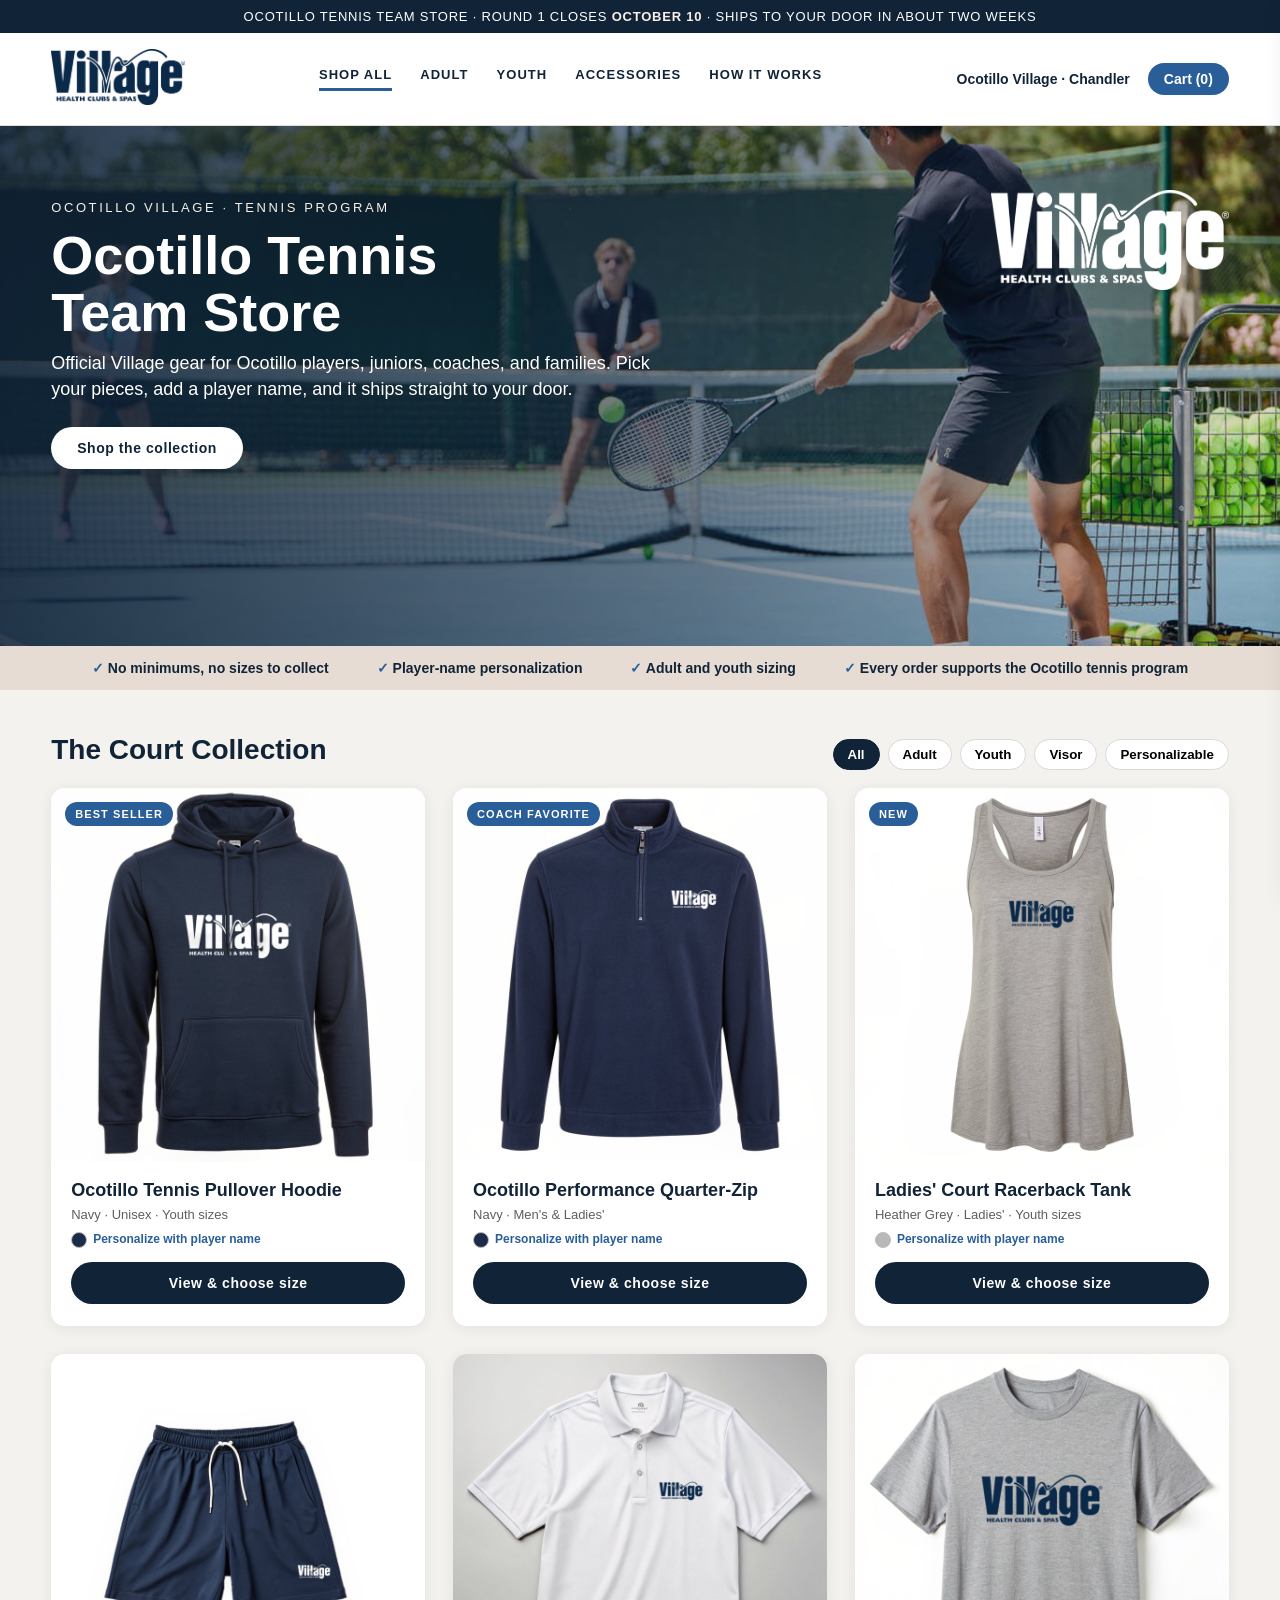
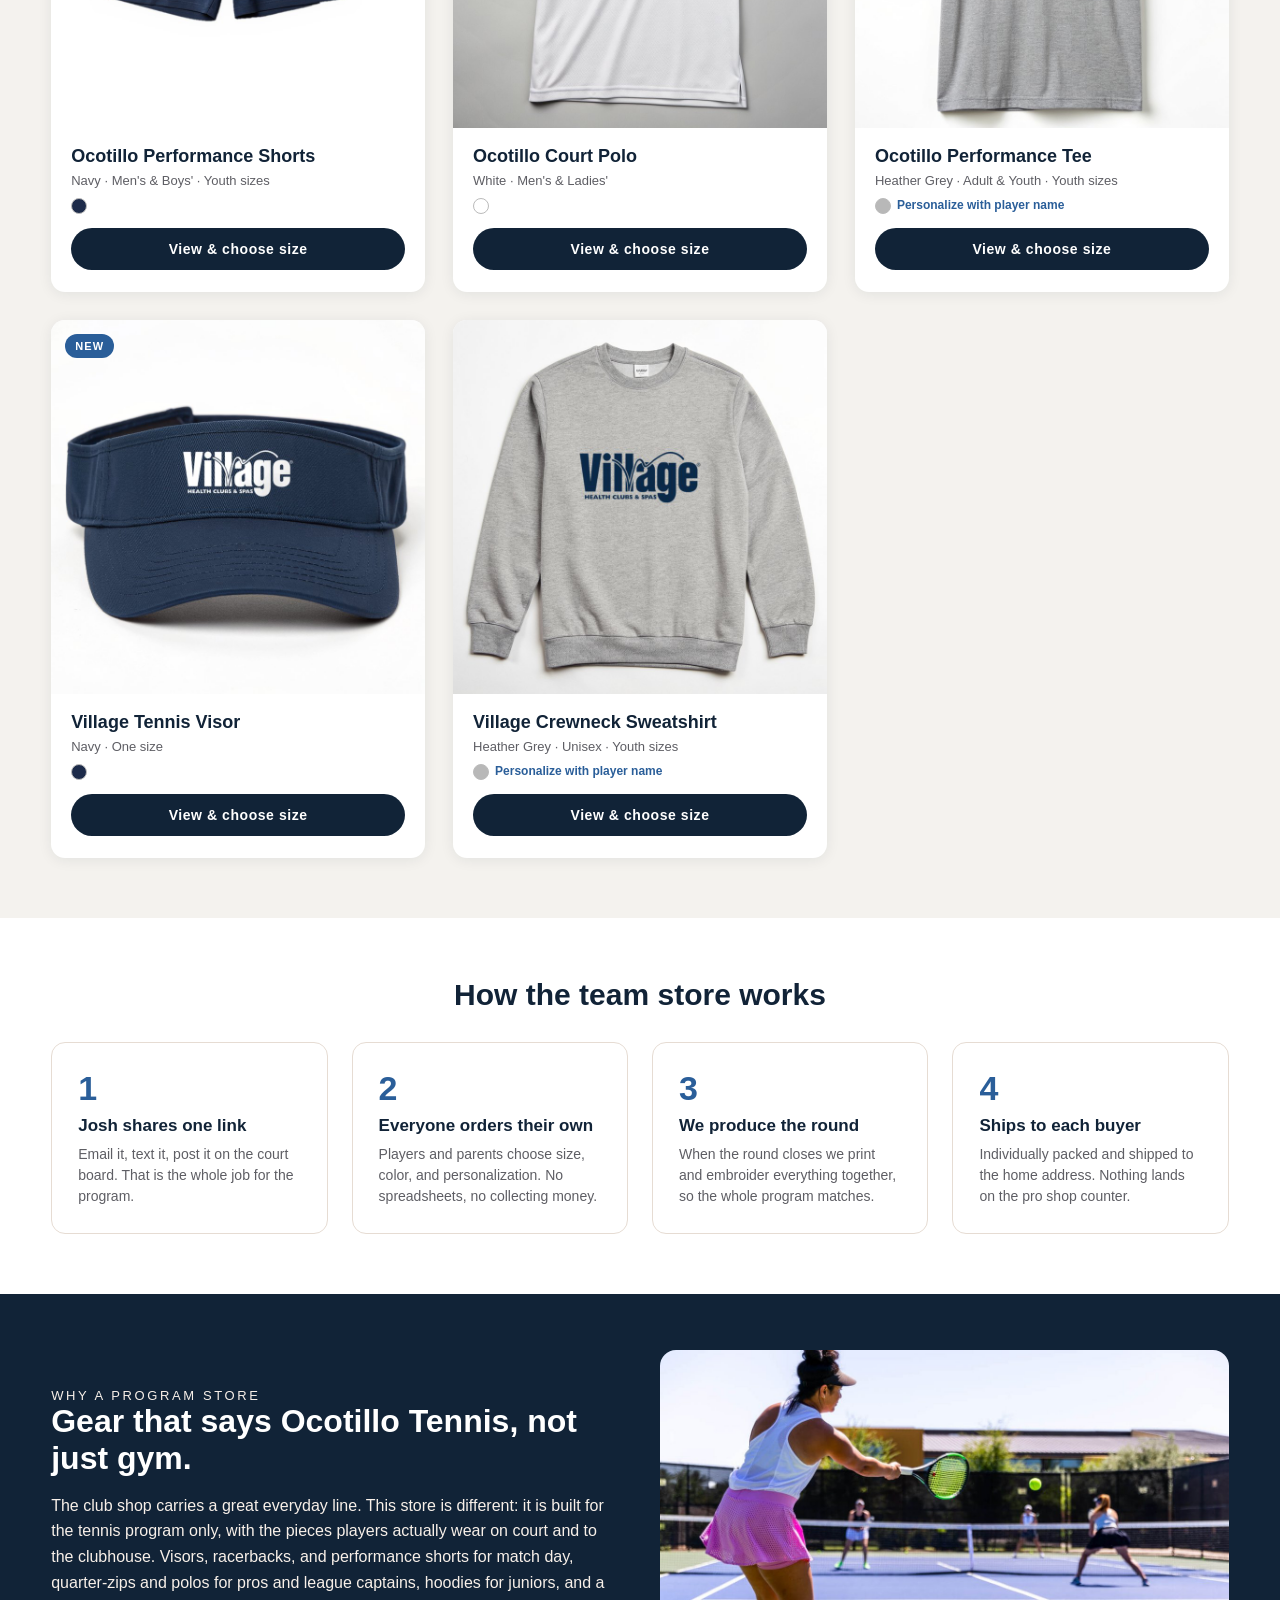
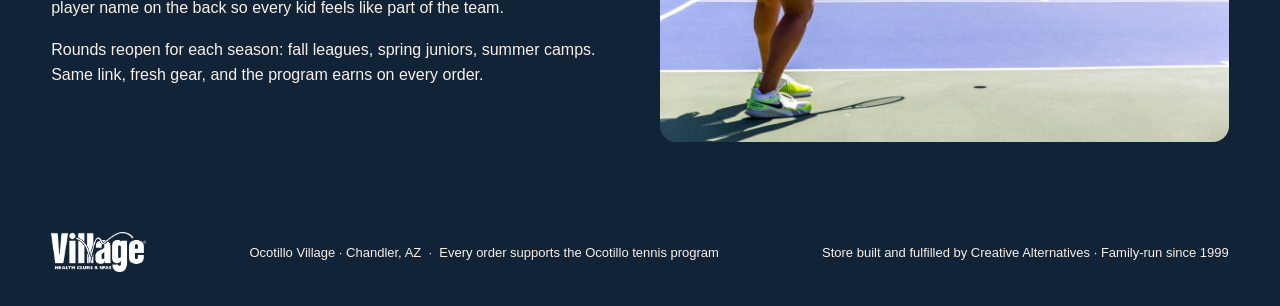
<file: index.html>
<!doctype html><html lang="en"><head><meta charset="utf-8"><meta name="viewport" content="width=device-width,initial-scale=1"><title>Ocotillo Tennis Team Store · Village Health Clubs & Spas</title><link rel="stylesheet" href="store.css?v=7"></head><body>
<section class="hero"><div class="in"><div class="kick">Ocotillo Village · Tennis Program</div><h1>Ocotillo Tennis<br>Team Store</h1>
<p>Official Village gear for Ocotillo players, juniors, coaches, and families. Pick your pieces, add a player name, and it ships straight to your door.</p>
<a class="btn" href="#shop">Shop the collection</a></div><img class="wm" src="assets/logo-white.png" alt=""></section>
<div class="bar"><span>No minimums, no sizes to collect</span><span>Player-name personalization</span><span>Adult and youth sizing</span><span>Every order supports the Ocotillo tennis program</span></div>
<div class="wrap" id="shop"><div class="sect"><h2>The Court Collection</h2><div class="filt" id="filt"><button class="on" data-f="all">All</button><button data-f="adult">Adult</button><button data-f="youth">Youth</button><button data-f="headwear">Visor</button><button data-f="personalize">Personalizable</button></div></div>
<div class="grid" id="grid"></div></div>
<section class="how" id="how"><div class="wrap"><h2>How the team store works</h2><div class="steps">
<div class="step"><b>1</b><h4>Josh shares one link</h4><p>Email it, text it, post it on the court board. That is the whole job for the program.</p></div>
<div class="step"><b>2</b><h4>Everyone orders their own</h4><p>Players and parents choose size, color, and personalization. No spreadsheets, no collecting money.</p></div>
<div class="step"><b>3</b><h4>We produce the round</h4><p>When the round closes we print and embroider everything together, so the whole program matches.</p></div>
<div class="step"><b>4</b><h4>Ships to each buyer</h4><p>Individually packed and shipped to the home address. Nothing lands on the pro shop counter.</p></div>
</div></div></section>
<section class="why"><div class="wrap"><div><div class="kick">Why a program store</div><h2>Gear that says Ocotillo Tennis, not just gym.</h2>
<p>The club shop carries a great everyday line. This store is different: it is built for the tennis program only, with the pieces players actually wear on court and to the clubhouse. Visors, racerbacks, and performance shorts for match day, quarter-zips and polos for pros and league captains, hoodies for juniors, and a player name on the back so every kid feels like part of the team.</p>
<p>Rounds reopen for each season: fall leagues, spring juniors, summer camps. Same link, fresh gear, and the program earns on every order.</p></div><img src="assets/hero2.jpg" alt="Ocotillo tennis"></div></section>
<div class="toast" id="toast"></div>
<script src="store.js?v=7"></script><script>
shell('shop');
function match(p,f){ if(f==="all") return true; if(f==="youth") return p.youth; if(f==="headwear") return p.id==="visor"; if(f==="personalize") return p.personalize; if(f==="adult") return p.id!=="visor"; return true; }
function draw(f){ document.getElementById("grid").innerHTML = PRODUCTS.filter(p=>match(p,f)).map(card).join(""); document.querySelectorAll("#filt button").forEach(b=>b.classList.toggle("on",b.dataset.f===f)); }
document.querySelectorAll("#filt button").forEach(b=>b.onclick=()=>draw(b.dataset.f));
document.querySelectorAll("nav a[data-f]").forEach(a=>a.onclick=()=>draw(a.dataset.f));
draw("all");
</script></body></html>
</file>
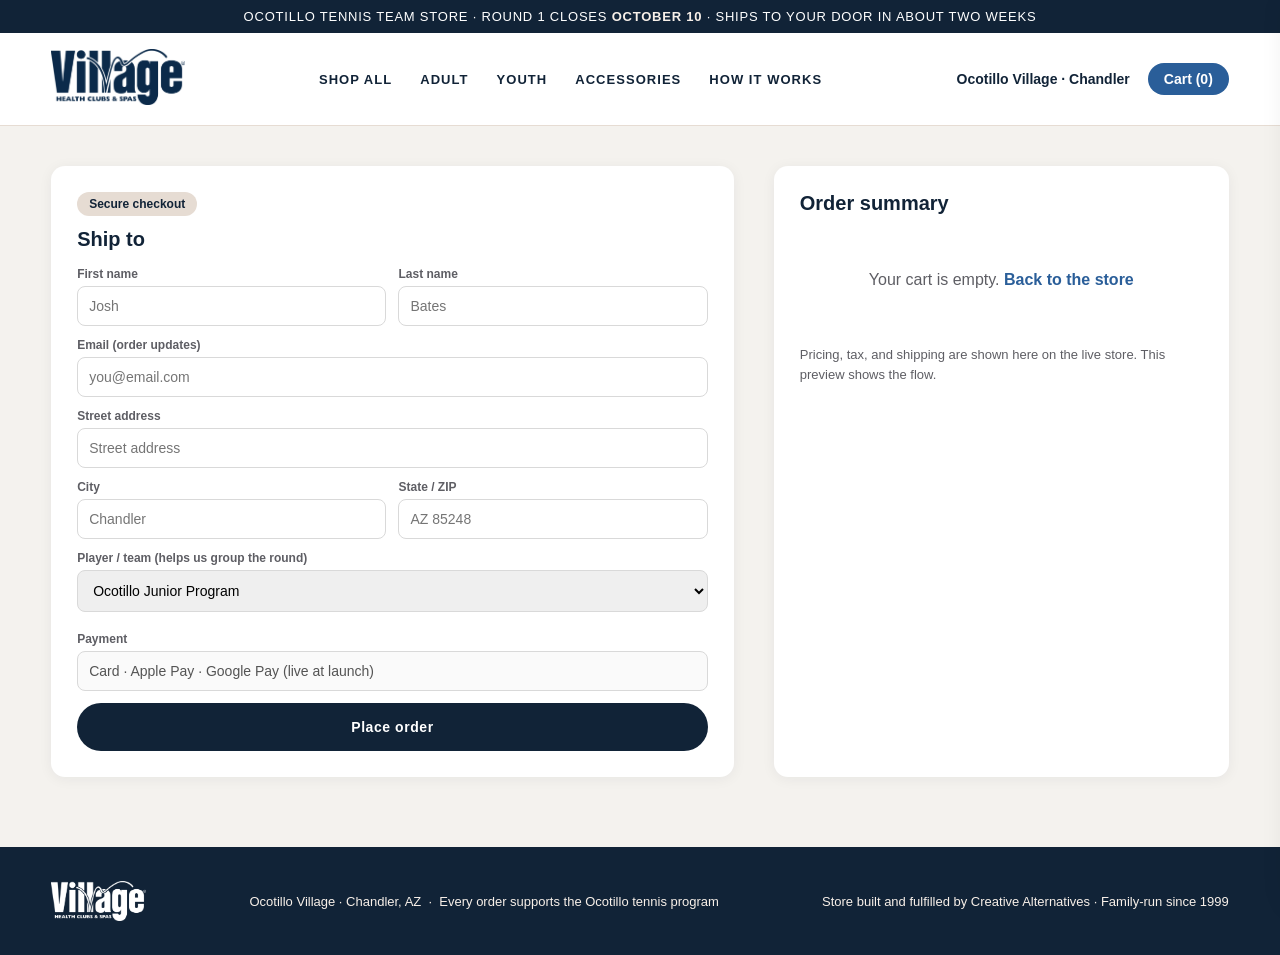
<file: checkout.html>
<!doctype html><html lang="en"><head><meta charset="utf-8"><meta name="viewport" content="width=device-width,initial-scale=1"><title>Checkout · Ocotillo Tennis Team Store</title><link rel="stylesheet" href="store.css?v=7"></head><body>
<div class="wrap"><div class="co"><div class="box"><span class="pill">Secure checkout</span><h2>Ship to</h2><form id="f" class="f">
<div><label>First name</label><input placeholder="Josh"></div><div><label>Last name</label><input placeholder="Bates"></div>
<div class="full"><label>Email (order updates)</label><input type="email" placeholder="you@email.com"></div>
<div class="full"><label>Street address</label><input placeholder="Street address"></div>
<div><label>City</label><input placeholder="Chandler"></div><div><label>State / ZIP</label><input placeholder="AZ 85248"></div>
<div class="full"><label>Player / team (helps us group the round)</label><select><option>Ocotillo Junior Program</option><option>Adult Leagues</option><option>Coaching Staff</option><option>Family / Supporter</option></select></div>
<div class="full" style="margin-top:8px"><label>Payment</label><input disabled value="Card · Apple Pay · Google Pay (live at launch)"></div>
<div class="full"><button class="btn dark" style="width:100%;padding:16px" type="submit">Place order</button></div></form></div>
<div class="box"><h2>Order summary</h2><div id="sum"></div><div class="note" style="margin-top:16px">Pricing, tax, and shipping are shown here on the live store. This preview shows the flow.</div></div></div></div>
<script src="store.js?v=7"></script><script>
shell('cart');
const c=cart.get(); $("#sum").innerHTML = c.length? c.map(x=>`<div class="line"><img src="${x.img}"><div class="t"><b>${x.name}</b><small>${x.color} · ${x.size} · Qty ${x.qty}${x.name_on?` · Name: ${x.name_on}`:""}</small></div></div>`).join("") : `<div class="empty">Your cart is empty. <a href="index.html#shop" style="color:#2a5e99;font-weight:700">Back to the store</a></div>`;
$("#f").onsubmit=e=>{e.preventDefault(); cart.clear(); location.href="confirm.html";};
</script></body></html>
</file>
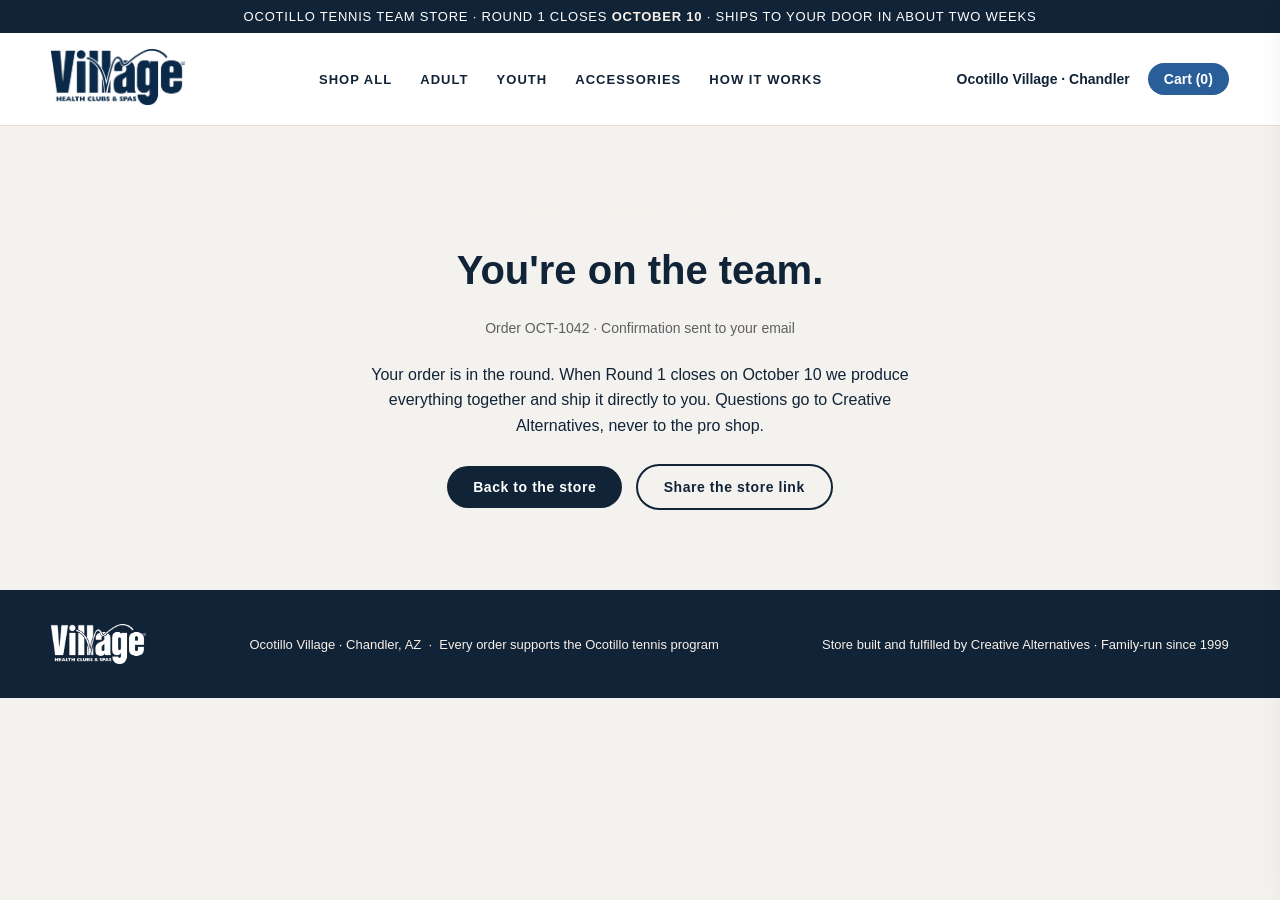
<file: confirm.html>
<!doctype html><html lang="en"><head><meta charset="utf-8"><meta name="viewport" content="width=device-width,initial-scale=1"><title>Order confirmed · Ocotillo Tennis Team Store</title><link rel="stylesheet" href="store.css?v=7"></head><body>
<div class="wrap"><div class="conf"><div class="kick">Ocotillo Tennis · Round 1</div><h1>You're on the team.</h1><div class="num">Order OCT-1042 · Confirmation sent to your email</div>
<p style="max-width:560px;margin:0 auto 26px;line-height:1.6">Your order is in the round. When Round 1 closes on October 10 we produce everything together and ship it directly to you. Questions go to Creative Alternatives, never to the pro shop.</p>
<a class="btn dark" href="index.html#shop">Back to the store</a> &nbsp; <a class="btn ghost" href="index.html#how">Share the store link</a></div></div>
<script src="store.js?v=7"></script><script>shell('');</script></body></html>
</file>
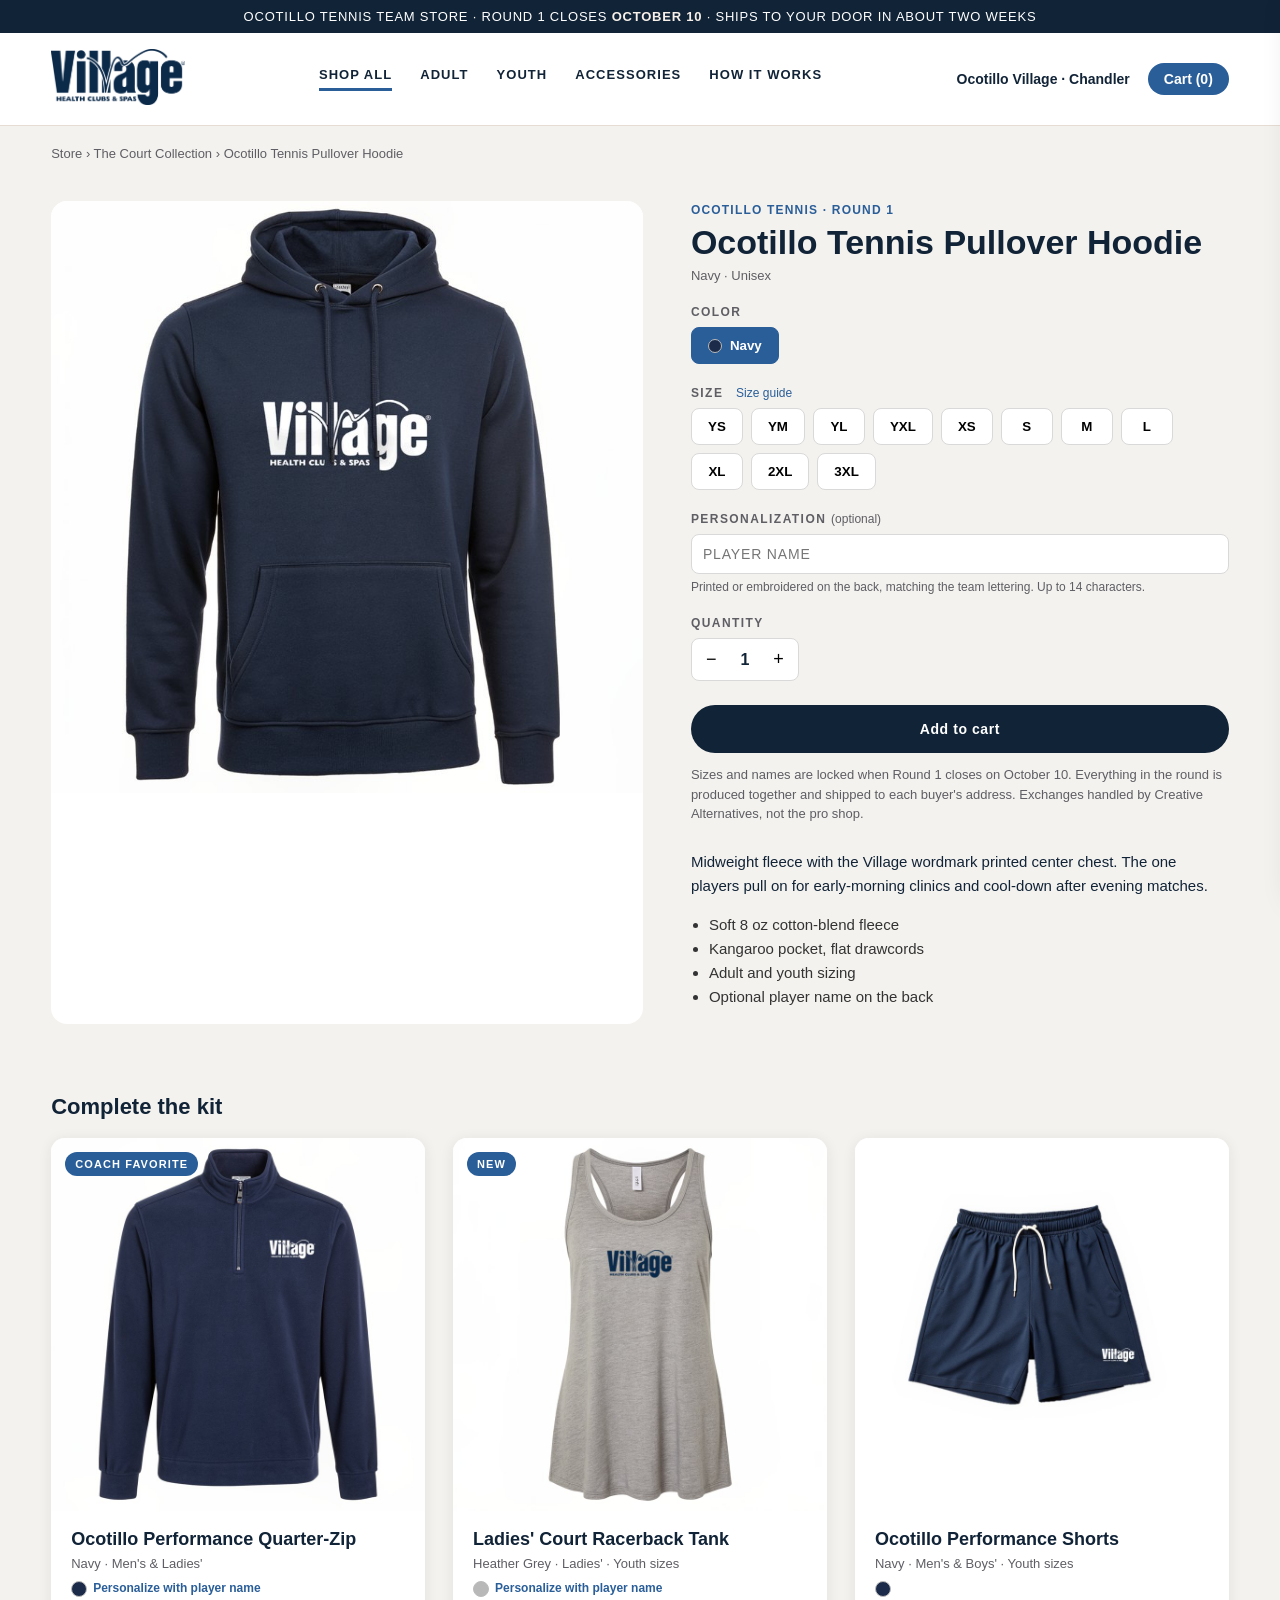
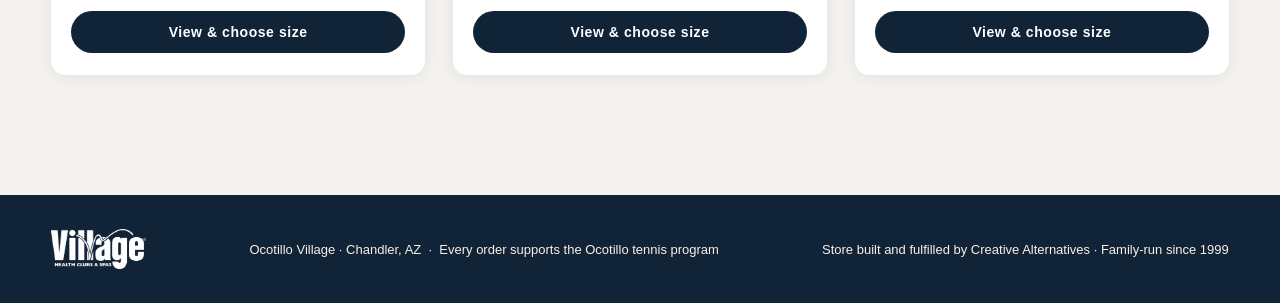
<file: product.html>
<!doctype html><html lang="en"><head><meta charset="utf-8"><meta name="viewport" content="width=device-width,initial-scale=1"><title>Product · Ocotillo Tennis Team Store</title><link rel="stylesheet" href="store.css?v=7"></head><body>
<div class="wrap"><div class="crumb"><a href="index.html">Store</a> › <a href="index.html#shop">The Court Collection</a> › <span id="bc"></span></div>
<div class="pd"><div class="big"><img id="img" alt=""></div><div>
<div class="lock">Ocotillo Tennis · Round 1</div><h1 id="name"></h1><div class="sub" id="fit"></div>
<div class="lab">Color</div><div class="opts" id="color"></div>
<div class="lab">Size <span id="chart" style="font-weight:500;text-transform:none;letter-spacing:0;margin-left:8px;color:#2a5e99;cursor:pointer">Size guide</span></div><div class="opts" id="sizes"></div>
<div id="persblock"><div class="lab">Personalization <span style="font-weight:500;text-transform:none;letter-spacing:0;color:#5e5e64">(optional)</span></div><div class="pers"><input id="pname" maxlength="14" placeholder="PLAYER NAME"><small>Printed or embroidered on the back, matching the team lettering. Up to 14 characters.</small></div></div>
<div class="lab">Quantity</div><div class="qty"><button id="minus">−</button><span id="q">1</span><button id="plus">+</button></div>
<button class="btn dark" id="add">Add to cart</button>
<div class="note">Sizes and names are locked when Round 1 closes on October 10. Everything in the round is produced together and shipped to each buyer's address. Exchanges handled by Creative Alternatives, not the pro shop.</div>
<div class="desc"><p id="blurb"></p><ul id="bul"></ul></div>
</div></div>
<div class="rel"><h3>Complete the kit</h3><div class="grid" id="rel"></div></div></div>
<div class="toast" id="toast"></div>
<script src="store.js?v=7"></script><script>
shell('shop');
const id=new URLSearchParams(location.search).get("id")||"hoodie"; const p=PRODUCTS.find(x=>x.id===id)||PRODUCTS[0];
document.title=p.name+" · Ocotillo Tennis Team Store";
$("#bc").textContent=p.name; $("#img").src=p.img; $("#name").textContent=p.name; $("#fit").textContent=`${p.color} · ${p.fit}`; $("#blurb").textContent=p.blurb; $("#bul").innerHTML=p.bullets.map(b=>`<li>${b}</li>`).join("");
$("#color").innerHTML=`<button class="on"><span class="col"><i style="background:${p.hex}"></i>${p.color}</span></button>`;
let size=null, qty=1; const sizes=p.youth?[...YOUTH,...p.sizes]:p.sizes;
$("#sizes").innerHTML=sizes.map(s=>`<button data-s="${s}">${s}</button>`).join("");
$("#sizes").querySelectorAll("button").forEach(b=>b.onclick=()=>{size=b.dataset.s; $("#sizes").querySelectorAll("button").forEach(x=>x.classList.toggle("on",x===b));});
if(sizes.length===1){ size=sizes[0]; $("#sizes button").classList.add("on"); }
if(!p.personalize) $("#persblock").remove();
$("#minus").onclick=()=>{qty=Math.max(1,qty-1);$("#q").textContent=qty}; $("#plus").onclick=()=>{qty++;$("#q").textContent=qty};
$("#add").onclick=()=>{ if(!size){ toast("Pick a size first"); return; } const pn=$("#pname")?$("#pname").value.trim().toUpperCase():""; cart.add({id:p.id,name:p.name,img:p.img,color:p.color,size,qty,name_on:pn}); };
$("#chart").onclick=()=>toast("Youth YS–YXL · Adult XS–3XL · true-to-size retail fit");
function toast(m){ const t=$("#toast"); t.textContent=m; t.classList.add("on"); setTimeout(()=>t.classList.remove("on"),2200); }
$("#rel").innerHTML=PRODUCTS.filter(x=>x.id!==p.id).slice(0,3).map(card).join("");
</script></body></html>
</file>
<file: store.css>
*{box-sizing:border-box}body{margin:0;font-family:-apple-system,"Helvetica Neue",Arial,sans-serif;background:#f4f2ee;color:#112337}
a{color:inherit;text-decoration:none}
.top{background:#112337;color:#fff;font-size:13px;letter-spacing:.06em;text-align:center;padding:9px 16px;text-transform:uppercase}.top b{color:#f8f0e9}
header{background:#fff;display:flex;align-items:center;justify-content:space-between;padding:16px 4vw;border-bottom:1px solid #e6dcd3;position:sticky;top:0;z-index:5}
header img{height:56px}
nav{display:flex;gap:28px;font-size:13px;font-weight:600;letter-spacing:.08em;text-transform:uppercase}nav a.active{border-bottom:3px solid #2a5e99;padding-bottom:6px}
.icons{display:flex;gap:18px;font-size:14px;font-weight:600;align-items:center}
.cartbtn{background:#2a5e99;color:#fff;border-radius:20px;padding:8px 16px;cursor:pointer}
.hero{position:relative;height:520px;background:url(assets/hero.jpg?v=2) center/cover;color:#fff}
.hero:before{content:"";position:absolute;inset:0;background:linear-gradient(90deg,rgba(17,35,55,.88),rgba(17,35,55,.55) 55%,rgba(17,35,55,.15))}
.hero .in{position:relative;padding:74px 4vw;max-width:1440px}
.kick{font-size:13px;letter-spacing:.2em;text-transform:uppercase;color:#f8f0e9}
.hero h1{font-size:54px;margin:12px 0 10px;line-height:1.05;font-weight:800}.hero p{font-size:18px;max-width:600px;margin:0 0 24px;line-height:1.45}
.btn{display:inline-block;background:#fff;color:#112337;font-weight:700;padding:13px 26px;border-radius:30px;font-size:14px;letter-spacing:.04em;cursor:pointer;border:0}
.btn.dark{background:#112337;color:#fff}.btn.blue{background:#2a5e99;color:#fff}.btn.ghost{background:transparent;border:2px solid #112337}
.hero .wm{position:absolute;right:4vw;top:64px;height:100px}
.bar{display:flex;justify-content:center;flex-wrap:wrap;gap:16px 48px;background:#e6dcd3;padding:14px 4vw;font-size:14px;font-weight:600}.bar span:before{content:"✓  ";color:#2a5e99}
.wrap{max-width:1440px;margin:0 auto;padding:0 4vw}
.sect{padding:44px 0 18px;display:flex;justify-content:space-between;align-items:baseline;flex-wrap:wrap;gap:12px}.sect h2{margin:0;font-size:28px;font-weight:800}
.filt{display:flex;gap:8px;font-size:13px}.filt button{border:1px solid #d9d9d9;background:#fff;border-radius:20px;padding:7px 14px;font-weight:600;cursor:pointer}.filt button.on{background:#112337;color:#fff;border-color:#112337}
.grid{display:grid;grid-template-columns:repeat(3,1fr);gap:28px;padding-bottom:60px}
.card{background:#fff;border-radius:14px;overflow:hidden;box-shadow:0 2px 14px rgba(17,35,55,.08);display:flex;flex-direction:column;transition:transform .15s}.card:hover{transform:translateY(-3px)}
.card .img{aspect-ratio:1;background:#fff}.card img{width:100%;height:100%;object-fit:cover;display:block}
.info{padding:18px 20px 22px;display:flex;flex-direction:column;gap:6px;flex:1}.name{font-size:18px;font-weight:700}.sub{font-size:13px;color:#5e5e64}
.sw{display:flex;gap:6px;margin:4px 0 8px}.sw i{width:16px;height:16px;border-radius:50%;border:1px solid #bbb;display:inline-block}
.card .btn{margin-top:auto;text-align:center;width:100%}
footer{background:#112337;color:#f8f0e9;padding:34px 4vw;display:flex;justify-content:space-between;align-items:center;font-size:13px;flex-wrap:wrap;gap:14px}footer img{height:40px}
/* product */
.pd{display:grid;grid-template-columns:1.1fr 1fr;gap:48px;padding:40px 0 70px}.pd .big{background:#fff;border-radius:16px;overflow:hidden}.pd .big img{width:100%;display:block}
.crumb{font-size:13px;color:#5e5e64;padding-top:20px}.pd h1{font-size:34px;margin:6px 0 6px}
.lab{font-size:12px;letter-spacing:.12em;text-transform:uppercase;font-weight:700;margin:22px 0 8px;color:#5e5e64}
.opts{display:flex;gap:8px;flex-wrap:wrap}.opts button{border:1px solid #d9d9d9;background:#fff;border-radius:8px;padding:10px 16px;font-weight:600;cursor:pointer;min-width:52px}.opts button.on{background:#2a5e99;color:#fff;border-color:#2a5e99}
.opts .col{display:flex;align-items:center;gap:8px}.opts .col i{width:14px;height:14px;border-radius:50%;border:1px solid #bbb}
.qty{display:flex;align-items:center;gap:0;border:1px solid #d9d9d9;border-radius:8px;width:max-content;background:#fff}.qty button{border:0;background:none;padding:10px 14px;font-size:18px;cursor:pointer}.qty span{padding:0 10px;font-weight:700}
.pd .btn{width:100%;text-align:center;margin-top:24px;padding:16px}
.note{font-size:13px;color:#5e5e64;margin-top:12px;line-height:1.5}
.desc{margin-top:26px;line-height:1.6;font-size:15px}.desc ul{padding-left:18px;color:#333}
/* cart drawer */
.ov{position:fixed;inset:0;background:rgba(17,35,55,.45);display:none;z-index:9}.ov.open{display:block}
.drawer{position:fixed;top:0;right:-440px;width:420px;max-width:100vw;height:100%;background:#fff;z-index:10;transition:right .25s;display:flex;flex-direction:column;box-shadow:-6px 0 30px rgba(0,0,0,.15)}.drawer.open{right:0}
.drawer h3{margin:0;padding:20px 22px;border-bottom:1px solid #e6dcd3;display:flex;justify-content:space-between;align-items:center}.drawer h3 b{cursor:pointer;font-size:20px}
.lines{flex:1;overflow:auto;padding:14px 22px}.line{display:flex;gap:14px;padding:12px 0;border-bottom:1px solid #eee;align-items:center}.line img{width:72px;height:72px;border-radius:8px;object-fit:cover}
.line .t{flex:1;font-size:14px}.line .t b{display:block}.line .t small{color:#5e5e64}.line .rm{color:#5e5e64;cursor:pointer;font-size:12px}
.dfoot{padding:18px 22px;border-top:1px solid #e6dcd3}.dfoot .btn{width:100%;text-align:center}.empty{padding:40px;text-align:center;color:#5e5e64}
/* checkout */
.co{display:grid;grid-template-columns:1.2fr .8fr;gap:40px;padding:40px 0 70px}.box{background:#fff;border-radius:14px;padding:26px;box-shadow:0 2px 14px rgba(17,35,55,.06)}.box h2{margin:0 0 16px;font-size:20px}
.f{display:grid;grid-template-columns:1fr 1fr;gap:12px}.f label{font-size:12px;font-weight:700;color:#5e5e64;display:block;margin-bottom:5px}.f input,.f select{width:100%;padding:11px;border:1px solid #d9d9d9;border-radius:8px;font-size:14px}.f .full{grid-column:1/-1}
.pill{display:inline-block;background:#e6dcd3;border-radius:20px;padding:5px 12px;font-size:12px;font-weight:700;margin-bottom:12px}
.conf{text-align:center;padding:80px 0}.conf h1{font-size:40px}.conf .num{font-size:14px;color:#5e5e64;margin:8px 0 26px}
@media(max-width:900px){.pd,.co{grid-template-columns:1fr}nav{display:none}.hero h1{font-size:38px}.hero .wm{display:none}}
.card{position:relative}.tag{position:absolute;top:14px;left:14px;background:#2a5e99;color:#fff;font-size:11px;font-weight:700;letter-spacing:.1em;text-transform:uppercase;padding:6px 10px;border-radius:20px}
.card .img{position:relative}.sw small{color:#2a5e99;font-weight:600;font-size:12px}
.how{background:#fff;padding:60px 0}.how h2{font-size:30px;margin:0 0 30px;text-align:center}.steps{display:grid;grid-template-columns:repeat(4,1fr);gap:24px}.step{padding:26px;border:1px solid #e6dcd3;border-radius:14px}.step b{display:block;font-size:34px;color:#2a5e99;margin-bottom:8px}.step h4{margin:0 0 8px;font-size:17px}.step p{margin:0;font-size:14px;color:#5e5e64;line-height:1.5}
.why{background:#112337;color:#f8f0e9;padding:56px 0}.why .wrap{display:grid;grid-template-columns:1fr 1fr;gap:40px;align-items:center}.why h2{font-size:32px;margin:0 0 14px;color:#fff}.why p{line-height:1.6;font-size:16px}.why img{width:100%;border-radius:16px}
.pers{margin-top:8px}.pers input{width:100%;padding:11px;border:1px solid #d9d9d9;border-radius:8px;font-size:14px;text-transform:uppercase;letter-spacing:.06em}.pers small{display:block;color:#5e5e64;margin-top:6px;font-size:12px}
.toast{position:fixed;bottom:24px;left:50%;transform:translateX(-50%);background:#112337;color:#fff;padding:12px 20px;border-radius:30px;font-size:14px;display:none;z-index:20}.toast.on{display:block}
.rel{padding:0 0 60px}.rel h3{font-size:22px;margin:0 0 18px}
.lock{font-size:12px;font-weight:700;letter-spacing:.1em;text-transform:uppercase;color:#2a5e99;margin:2px 0 0}
@media(max-width:900px){.steps{grid-template-columns:1fr 1fr}.why .wrap{grid-template-columns:1fr}}
</file>
